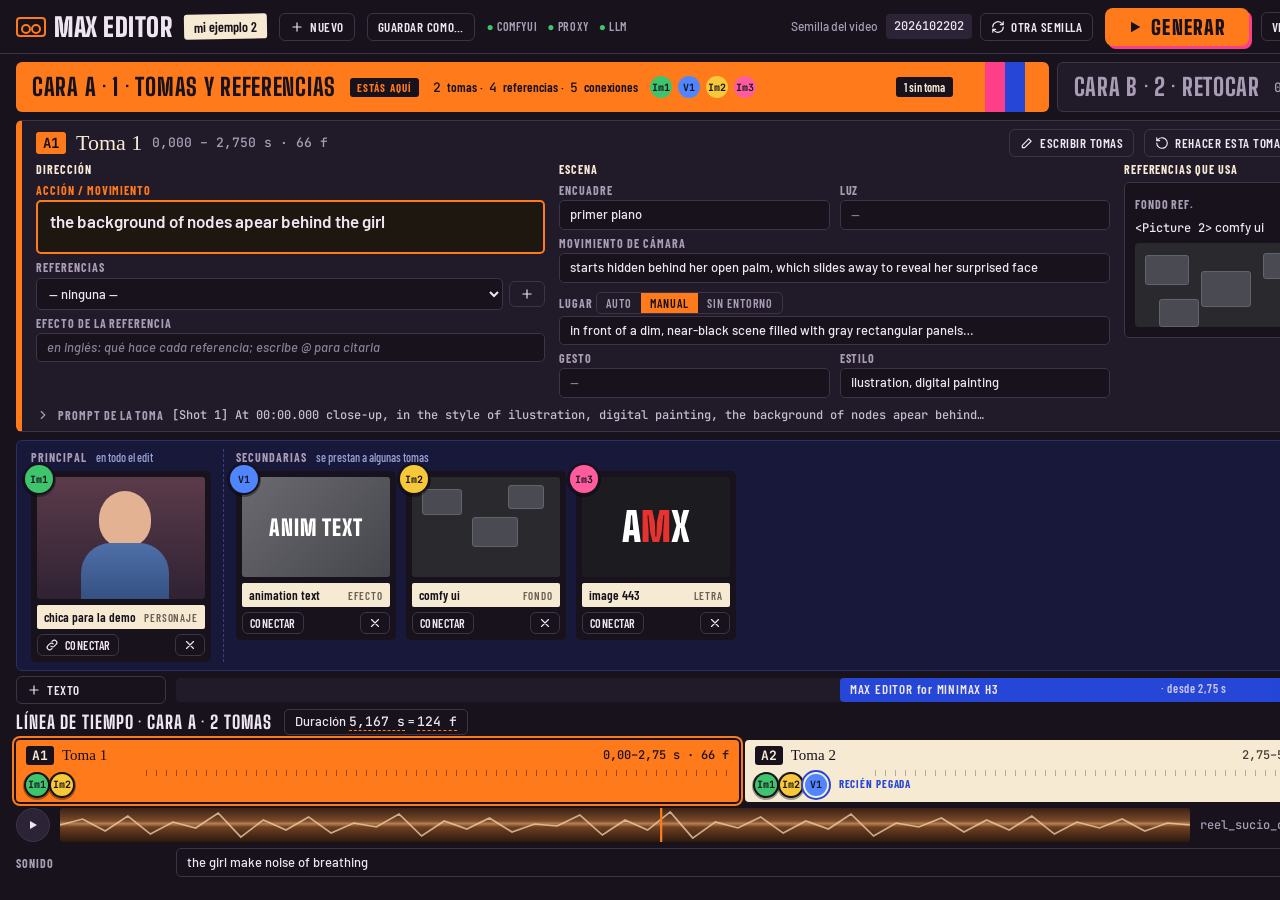
<file: .impeccable/mocks/decision/r3/r3-casete.html>
<!doctype html>
<html lang="es"><head><meta charset="utf-8"><title>MAX EDITOR · Mixtape de casete</title>
<link href="https://fonts.googleapis.com/css2?family=Big+Shoulders+Display:wght@700;800;900&family=Barlow+Condensed:wght@500;600;700&family=Barlow:wght@400;500;600&family=Permanent+Marker&family=JetBrains+Mono:wght@500;700&display=swap" rel="stylesheet">
<style>
:root{--ink:#17121C;--ink2:#211A29;--ink3:#2C2336;--line:#3E3349;--mute:#A99DB5;--txt:#EFE6F2;--or:#FF7A1A;--co:#2546D6;--ro:#FF3E8A;--cr:#F6EAD2;--g:#3FC46E;--b:#4F86FF;--y:#F7C83A;--p:#FF5C9E}
html,body{width:1440px;height:900px;overflow:hidden;margin:0;background:var(--ink);color:var(--txt);font:500 13px/1.35 Barlow,sans-serif}
*{box-sizing:border-box}button,select,input,textarea{font:inherit;color:inherit}
.h{font-family:'Barlow Condensed',sans-serif;text-transform:uppercase;letter-spacing:.08em;font-weight:700;font-size:12px;color:var(--mute)}
.n{font-family:'JetBrains Mono',monospace;font-variant-numeric:tabular-nums;font-weight:500}
.btn{background:transparent;border:1px solid var(--line);border-radius:6px;padding:5px 10px;font:600 13px 'Barlow Condensed',sans-serif;letter-spacing:.04em;text-transform:uppercase;color:var(--txt);display:inline-flex;align-items:center;gap:6px;cursor:pointer}
.btn svg,.ic{width:14px;height:14px;stroke:currentColor;fill:none;stroke-width:2;stroke-linecap:round;stroke-linejoin:round}
.dot{width:22px;height:22px;border-radius:50%;display:inline-grid;place-items:center;font:700 10px 'JetBrains Mono',monospace;color:var(--ink);box-shadow:0 0 0 2px var(--ink),0 1px 0 3px rgba(0,0,0,.35)}
.g{background:var(--g)}.b{background:var(--b)}.y{background:var(--y)}.p{background:var(--p)}
/* cabecera */
header{height:54px;display:flex;align-items:center;gap:12px;padding:0 16px;border-bottom:1px solid var(--line)}
.logo{font:900 26px/1 'Big Shoulders Display',sans-serif;letter-spacing:.02em;display:flex;align-items:center;gap:8px}
.logo i{display:block;width:30px;height:20px;border:2px solid var(--or);border-radius:4px;position:relative}
.logo i:before,.logo i:after{content:"";position:absolute;top:5px;width:6px;height:6px;border-radius:50%;border:2px solid var(--or)}.logo i:before{left:3px}.logo i:after{right:3px}
.proj{background:var(--cr);color:var(--ink);padding:4px 10px;border-radius:3px;font:600 14px 'Barlow Condensed',sans-serif;transform:rotate(-1deg)}
.st{display:flex;gap:10px;font:600 12px 'Barlow Condensed',sans-serif;color:var(--mute);letter-spacing:.05em;text-transform:uppercase}.st b{color:var(--g)}
.seed{display:flex;align-items:center;gap:8px;margin-left:auto;font-size:12px;color:var(--mute)}.seed .n{color:var(--txt);background:var(--ink3);padding:4px 8px;border-radius:4px}
.gen{background:var(--or);color:var(--ink);border:0;border-radius:8px;padding:9px 22px;font:900 20px/1 'Big Shoulders Display',sans-serif;letter-spacing:.06em;text-transform:uppercase;display:flex;gap:8px;align-items:center;box-shadow:3px 3px 0 var(--ro)}
.gen svg{width:16px;height:16px;fill:var(--ink)}
/* fases */
.phases{display:flex;height:50px;margin:8px 16px 0;gap:8px}
.ph{border-radius:6px;display:flex;align-items:center;gap:14px;padding:0 16px}
.ph.on{flex:3;background:var(--or);color:var(--ink);background-image:linear-gradient(90deg,transparent 0 calc(100% - 64px),var(--ro) calc(100% - 64px) calc(100% - 44px),var(--co) calc(100% - 44px) calc(100% - 24px),transparent 0)}
.ph.off{flex:1;background:var(--ink2);border:1px solid var(--line);color:var(--mute)}
.ph .t{font:800 24px/1 'Big Shoulders Display',sans-serif;text-transform:uppercase;letter-spacing:.03em}
.ph .here{background:var(--ink);color:var(--or);font:700 11px 'Barlow Condensed';letter-spacing:.1em;text-transform:uppercase;padding:3px 7px;border-radius:3px}
.ph .ms{font:600 13px 'Barlow Condensed';display:flex;gap:6px;align-items:center}.ph .ms .dot{box-shadow:0 0 0 2px var(--or)}
.warn{background:var(--ink);color:var(--cr);padding:3px 8px;border-radius:3px;font:600 12px 'Barlow Condensed';margin-right:80px}
/* panel toma */
.shot{margin:8px 16px 0;background:var(--ink2);border:1px solid var(--line);border-left:6px solid var(--or);border-radius:6px;padding:8px 14px 8px}
.shead{display:flex;align-items:center;gap:10px;margin-bottom:4px}
.trk{font:700 14px 'JetBrains Mono';background:var(--or);color:var(--ink);padding:2px 7px;border-radius:3px}
.shead .name{font:22px/1 'Permanent Marker',cursive;color:var(--cr)}.shead .btn:first-of-type{margin-left:auto}
.cols{display:grid;grid-template-columns:1.25fr 1.35fr .7fr;gap:14px}
.col>.h{margin-bottom:5px;display:block;color:var(--cr)}
.f{margin-bottom:5px}.f label{display:block;margin-bottom:2px}
.box{background:var(--ink);border:1px solid var(--line);border-radius:5px;padding:5px 10px;min-height:28px;font-size:13px}
.box.ph0{color:#8C8098;font-style:italic}
.main label{color:var(--or)}.main .box{border:2px solid var(--or);font:600 17px/1.3 Barlow;min-height:54px;padding:8px 12px;background:#1E1710}
.row{display:flex;gap:6px;align-items:center}.row select{flex:1;background:var(--ink);border:1px solid var(--line);border-radius:5px;padding:6px 8px}
.g2{display:grid;grid-template-columns:1fr 1fr;gap:0 10px}
.seg{display:inline-flex;border:1px solid var(--line);border-radius:5px;overflow:hidden;margin-top:4px}.seg span{padding:3px 9px;font:600 12px 'Barlow Condensed';text-transform:uppercase;color:var(--mute)}.seg .a{background:var(--or);color:var(--ink)}
.uses{background:var(--ink);border:1px solid var(--line);border-radius:5px;padding:10px}
.ph-comfy{height:84px;border-radius:4px;background:#2A2A2E;position:relative;overflow:hidden;margin-top:6px}
.ph-comfy i{position:absolute;background:#4A4A52;border:1px solid #63636c;border-radius:3px}
.prm{margin-top:4px;display:flex;gap:8px;align-items:center;color:var(--mute);font-size:12px;white-space:nowrap;overflow:hidden}.prm .n{color:#C8BCD2;font-size:12px}
/* estante */
.shelf{margin:8px 16px 0;display:flex;gap:12px;background:#18183A;border:1px solid #2B2F66;border-radius:6px;padding:8px 14px}
.grp>.h{display:block;margin-bottom:6px}.grp>.h em{font-style:normal;text-transform:none;letter-spacing:0;font-weight:500;color:#9AA3D6;margin-left:6px}
.cards{display:flex;gap:10px}
.card{width:160px;background:var(--ink);border-radius:5px;padding:6px;position:relative}
.card.big{width:180px}
.pic{height:100px;border-radius:3px;position:relative;overflow:hidden}.big .pic{height:122px}
.card .dot{position:absolute;top:0;left:0;width:28px;height:28px;font-size:10px;transform:translate(-6px,-6px);z-index:2}
.lab{background:var(--cr);color:var(--ink);margin-top:6px;padding:4px 7px;border-radius:2px;display:flex;justify-content:space-between;align-items:center;font:600 13px 'Barlow Condensed'}
.lab small{font:600 11px 'Barlow Condensed';text-transform:uppercase;letter-spacing:.08em;color:#6B5E52}
.cact{display:flex;justify-content:space-between;margin-top:5px}.cact .btn{padding:3px 7px;font-size:12px}
.adds{display:flex;flex-direction:column;gap:6px;margin-left:auto;justify-content:center}
/* texto */
.text{margin:6px 16px 0;display:flex;gap:10px;align-items:center;height:26px}
.tt{flex:1;position:relative;height:24px;background:var(--ink2);border-radius:4px}.tt span{position:absolute;left:53.2%;right:0;top:0;bottom:0;background:var(--co);border-radius:4px;padding:3px 10px;font:600 13px 'Barlow Condensed';letter-spacing:.06em}
/* linea de tiempo */
.tl{margin:6px 16px 0}
.tlh{display:flex;align-items:center;gap:12px;margin-bottom:5px}
.tlh .ttl{font:800 18px 'Big Shoulders Display';letter-spacing:.05em;text-transform:uppercase}
.dur{border:1px solid var(--line);border-radius:5px;padding:3px 10px;font-size:13px}.dur u{text-decoration:none;border-bottom:1px dashed var(--or);cursor:ew-resize}
.tracks{display:flex;gap:6px;align-items:stretch}
.tk{background:var(--cr);color:var(--ink);border-radius:4px;padding:6px 10px;position:relative;min-height:62px}
.tk .top{display:flex;align-items:center;gap:8px}.tk .num{font:700 13px 'JetBrains Mono';background:var(--ink);color:var(--cr);padding:1px 6px;border-radius:3px}
.tk .nm{font:15px 'Permanent Marker',cursive}.tk .tm{margin-left:auto;font-size:12px;color:#4A3E36}
.tk .st2{position:absolute;left:10px;bottom:6px;display:flex;gap:3px}
.tk .rule{height:6px;margin:5px 0 0 120px;background:repeating-linear-gradient(90deg,#B9AB93 0 1px,transparent 1px 10px)}
.tk.sel{background:var(--or);box-shadow:0 0 0 2px var(--ink),0 0 0 4px var(--or)}.tk.sel .tm{color:var(--ink)}.tk.sel .rule{background:repeating-linear-gradient(90deg,#9A4A0E 0 1px,transparent 1px 10px)}
.new{box-shadow:0 0 0 2px var(--cr),0 0 0 4px var(--co)!important;position:relative}
.newtag{position:absolute;top:3px;left:30px;font:700 11px 'Barlow Condensed';letter-spacing:.08em;text-transform:uppercase;color:var(--co);background:var(--cr);padding:0 4px;border-radius:2px;white-space:nowrap}
.plus{width:40px;border:1px dashed var(--line);border-radius:4px;display:grid;place-items:center;color:var(--mute)}
/* onda */
.wave{margin:6px 16px 0;display:flex;align-items:center;gap:10px}
.play{width:34px;height:34px;border-radius:50%;background:var(--ink3);border:1px solid var(--line);display:grid;place-items:center}.play svg{fill:var(--txt);width:12px;height:12px}
.tape{flex:1;height:34px;border-radius:3px;background:linear-gradient(180deg,#3A2114 0%,#7A4A2A 38%,#B7804F 46%,#6E4022 56%,#2E190E 100%);position:relative;overflow:hidden}
.tape svg{position:absolute;inset:0;width:100%;height:100%}
.wl{font-size:12px;color:var(--mute);white-space:nowrap}
.snd{margin:6px 16px 0;display:flex;gap:10px;align-items:center}.snd .box{flex:1;min-height:0;padding:5px 10px}
</style></head><body>
<header>
 <div class="logo"><i></i>MAX EDITOR</div><span class="proj">mi ejemplo 2</span>
 <button class="btn"><svg viewBox="0 0 24 24"><path d="M12 5v14M5 12h14"/></svg>Nuevo</button><button class="btn">Guardar como…</button>
 <div class="st"><span><b>●</b> ComfyUI</span><span><b>●</b> proxy</span><span><b>●</b> LLM</span></div>
 <div class="seed">Semilla del video <span class="n">2026102202</span><button class="btn"><svg viewBox="0 0 24 24"><path d="M3 12a9 9 0 0 1 15-6.7L21 8M21 3v5h-5M21 12a9 9 0 0 1-15 6.7L3 16M3 21v-5h5"/></svg>otra semilla</button></div>
 <button class="gen"><svg viewBox="0 0 24 24"><path d="M6 4l14 8-14 8z"/></svg>Generar</button>
 <button class="btn">Videos <span class="n">(0)</span></button><button class="btn">ES / EN</button>
</header>
<div class="phases">
 <div class="ph on"><span class="t">Cara A · 1 · Tomas y referencias</span><span class="here">estás aquí</span><span class="ms"><span class="n">2</span> tomas · <span class="n">4</span> referencias · <span class="n">5</span> conexiones &nbsp;<span class="dot g">Im1</span><span class="dot b">V1</span><span class="dot y">Im2</span><span class="dot p">Im3</span></span><span class="warn" style="margin-left:auto">1 sin toma</span></div>
 <div class="ph off"><span class="t">Cara B · 2 · Retocar</span><span class="ms"><span class="n">0</span> retoques</span></div>
</div>
<section class="shot">
 <div class="shead"><span class="trk">A1</span><span class="name">Toma 1</span><span class="n" style="color:var(--mute)">0,000 – 2,750 s · 66 f</span>
  <button class="btn"><svg viewBox="0 0 24 24"><path d="M4 20h4L19 9l-4-4L4 16z"/></svg>Escribir tomas</button><button class="btn"><svg viewBox="0 0 24 24"><path d="M3 12a9 9 0 1 0 3-6.7L3 8M3 3v5h5"/></svg>rehacer esta toma</button><button class="btn"><svg viewBox="0 0 24 24"><path d="M6 6l12 12M18 6L6 18"/></svg>quitar toma</button></div>
 <div class="cols">
  <div class="col"><span class="h">Dirección</span>
   <div class="f main"><label class="h">Acción / movimiento</label><div class="box">the background of nodes apear behind the girl</div></div>
   <div class="f"><label class="h">Referencias</label><div class="row"><select><option>— ninguna —</option></select><button class="btn"><svg viewBox="0 0 24 24"><path d="M12 5v14M5 12h14"/></svg></button></div></div>
   <div class="f"><label class="h">Efecto de la referencia</label><div class="box ph0">en inglés: qué hace cada referencia; escribe @ para citarla</div></div></div>
  <div class="col"><span class="h">Escena</span><div class="g2">
   <div class="f"><label class="h">Encuadre</label><div class="box">primer plano</div></div>
   <div class="f"><label class="h">Luz</label><div class="box ph0">—</div></div>
   <div class="f" style="grid-column:span 2"><label class="h">Movimiento de cámara</label><div class="box">starts hidden behind her open palm, which slides away to reveal her surprised face</div></div>
   <div class="f" style="grid-column:span 2"><label class="h">Lugar <span class="seg"><span>auto</span><span class="a">manual</span><span>sin entorno</span></span></label><div class="box">in front of a dim, near-black scene filled with gray rectangular panels…</div></div>
   <div class="f"><label class="h">Gesto</label><div class="box ph0">—</div></div>
   <div class="f"><label class="h">Estilo</label><div class="box">ilustration, digital painting</div></div></div></div>
  <div class="col"><span class="h">Referencias que usa</span><div class="uses"><div class="row" style="justify-content:space-between"><span class="h">Fondo ref.</span><span class="dot y">Im2</span></div>
   <div style="margin-top:4px;font-size:13px"><span class="n" style="font-size:12px">&lt;Picture 2&gt;</span> comfy ui</div>
   <div class="ph-comfy"><i style="left:10px;top:12px;width:44px;height:30px"></i><i style="left:66px;top:28px;width:50px;height:36px"></i><i style="left:128px;top:10px;width:38px;height:26px"></i><i style="left:24px;top:56px;width:40px;height:28px"></i></div></div></div>
 </div>
 <div class="prm"><svg class="ic" viewBox="0 0 24 24"><path d="M9 6l6 6-6 6"/></svg><span class="h">Prompt de la toma</span><span class="n">[Shot 1] At 00:00.000 close-up, in the style of ilustration, digital painting, the background of nodes apear behind…</span></div>
</section>
<section class="shelf">
 <div class="grp"><span class="h">Principal <em>en todo el edit</em></span><div class="cards">
  <div class="card big"><span class="dot g">Im1</span><div class="pic" style="background:linear-gradient(180deg,#5B3B4A,#2F2233)"><div style="position:absolute;left:62px;top:14px;width:52px;height:56px;border-radius:50% 50% 44% 44%;background:#E2B293"></div><div style="position:absolute;left:44px;top:66px;width:88px;height:60px;border-radius:30px 30px 0 0;background:linear-gradient(#4E6FA8,#344F80)"></div></div>
   <div class="lab">chica para la demo <small>personaje</small></div><div class="cact"><button class="btn"><svg viewBox="0 0 24 24"><path d="M10 14a4 4 0 0 0 6 0l3-3a4 4 0 0 0-6-6l-1 1M14 10a4 4 0 0 0-6 0l-3 3a4 4 0 0 0 6 6l1-1"/></svg>conectar</button><button class="btn" aria-label="quitar"><svg viewBox="0 0 24 24"><path d="M6 6l12 12M18 6L6 18"/></svg></button></div></div></div></div>
 <div class="grp" style="border-left:1px dashed #3A3F7A;padding-left:12px"><span class="h">Secundarias <em>se prestan a algunas tomas</em></span><div class="cards">
  <div class="card"><span class="dot b">V1</span><div class="pic" style="background:linear-gradient(135deg,#6A6A70,#45454C);display:grid;place-items:center;font:900 22px 'Big Shoulders Display';color:#fff;letter-spacing:.04em">ANIM TEXT</div><div class="lab">animation text <small>efecto</small></div><div class="cact"><button class="btn">conectar</button><button class="btn" aria-label="quitar"><svg viewBox="0 0 24 24"><path d="M6 6l12 12M18 6L6 18"/></svg></button></div></div>
  <div class="card"><span class="dot y">Im2</span><div class="pic ph-comfy" style="margin:0"><i style="left:10px;top:12px;width:40px;height:26px"></i><i style="left:60px;top:40px;width:46px;height:30px"></i><i style="left:96px;top:8px;width:36px;height:24px"></i></div><div class="lab">comfy ui <small>fondo</small></div><div class="cact"><button class="btn">conectar</button><button class="btn" aria-label="quitar"><svg viewBox="0 0 24 24"><path d="M6 6l12 12M18 6L6 18"/></svg></button></div></div>
  <div class="card"><span class="dot p">Im3</span><div class="pic" style="background:#1C1C20;display:grid;place-items:center;font:900 40px 'Big Shoulders Display';color:#fff"><span>A<span style="color:#E8322E">M</span>X</span></div><div class="lab">image 443 <small>letra</small></div><div class="cact"><button class="btn">conectar</button><button class="btn" aria-label="quitar"><svg viewBox="0 0 24 24"><path d="M6 6l12 12M18 6L6 18"/></svg></button></div></div></div></div>
 <div class="adds"><button class="btn"><svg viewBox="0 0 24 24"><path d="M12 5v14M5 12h14"/></svg>Añadir</button><button class="btn"><svg viewBox="0 0 24 24"><path d="M12 5v14M5 12h14"/></svg>Cajita</button><button class="btn"><svg viewBox="0 0 24 24"><path d="M12 5v14M5 12h14"/></svg>Efecto</button></div>
</section>
<div class="text"><button class="btn" style="width:150px"><svg viewBox="0 0 24 24"><path d="M12 5v14M5 12h14"/></svg>Texto</button><div class="tt"><span>MAX EDITOR for MINIMAX H3 <span class="n" style="font-size:12px;opacity:.8">· desde 2,75 s</span></span></div></div>
<section class="tl">
 <div class="tlh"><span class="ttl">Línea de tiempo · Cara A · 2 tomas</span><span class="dur">Duración <u class="n">5,167 s</u> = <u class="n">124 f</u></span><span class="h" style="margin-left:auto">Cortes a mano</span></div>
 <div class="tracks">
  <div class="tk sel" style="flex:2.75"><div class="top"><span class="num">A1</span><span class="nm">Toma 1</span><span class="tm n">0,00–2,75 s · 66 f</span></div><div class="rule"></div><div class="st2"><span class="dot g">Im1</span><span class="dot y">Im2</span></div></div>
  <div class="tk" style="flex:2.40"><div class="top"><span class="num">A2</span><span class="nm">Toma 2</span><span class="tm n">2,75–5,15 s · 58 f</span></div><div class="rule"></div><div class="st2"><span class="dot g">Im1</span><span class="dot y">Im2</span><span class="dot b new">V1<span class="newtag">recién pegada</span></span></div></div>
  <div class="plus"><svg class="ic" viewBox="0 0 24 24"><path d="M12 5v14M5 12h14"/></svg></div>
 </div>
</section>
<div class="wave"><button class="play" aria-label="reproducir"><svg viewBox="0 0 24 24"><path d="M6 4l14 8-14 8z"/></svg></button>
 <div class="tape"><svg viewBox="0 0 1000 34" preserveAspectRatio="none"><path d="M0 17 L20 11 40 23 60 8 80 26 100 14 120 20 140 5 160 29 180 12 200 22 220 9 240 25 260 15 280 19 300 6 320 28 340 13 360 21 380 10 400 24 420 16 440 18 460 7 480 27 500 12 520 22 540 4 560 30 580 14 600 20 620 9 640 25 660 13 680 21 700 6 720 28 740 15 760 19 780 10 800 24 820 12 840 22 860 8 880 26 900 14 920 20 940 11 960 23 980 15 1000 17" fill="none" stroke="#F3D2A8" stroke-opacity=".75" stroke-width="1.6"/><line x1="532" x2="532" y1="0" y2="34" stroke="var(--or)" stroke-width="2"/></svg></div>
 <span class="wl"><span class="n">reel_sucio_cancion.wav</span> · <span class="n">0:00–0:05</span></span></div>
<div class="snd"><span class="h" style="width:150px">Sonido</span><div class="box">the girl make noise of breathing</div></div>
</body></html>
</file>
